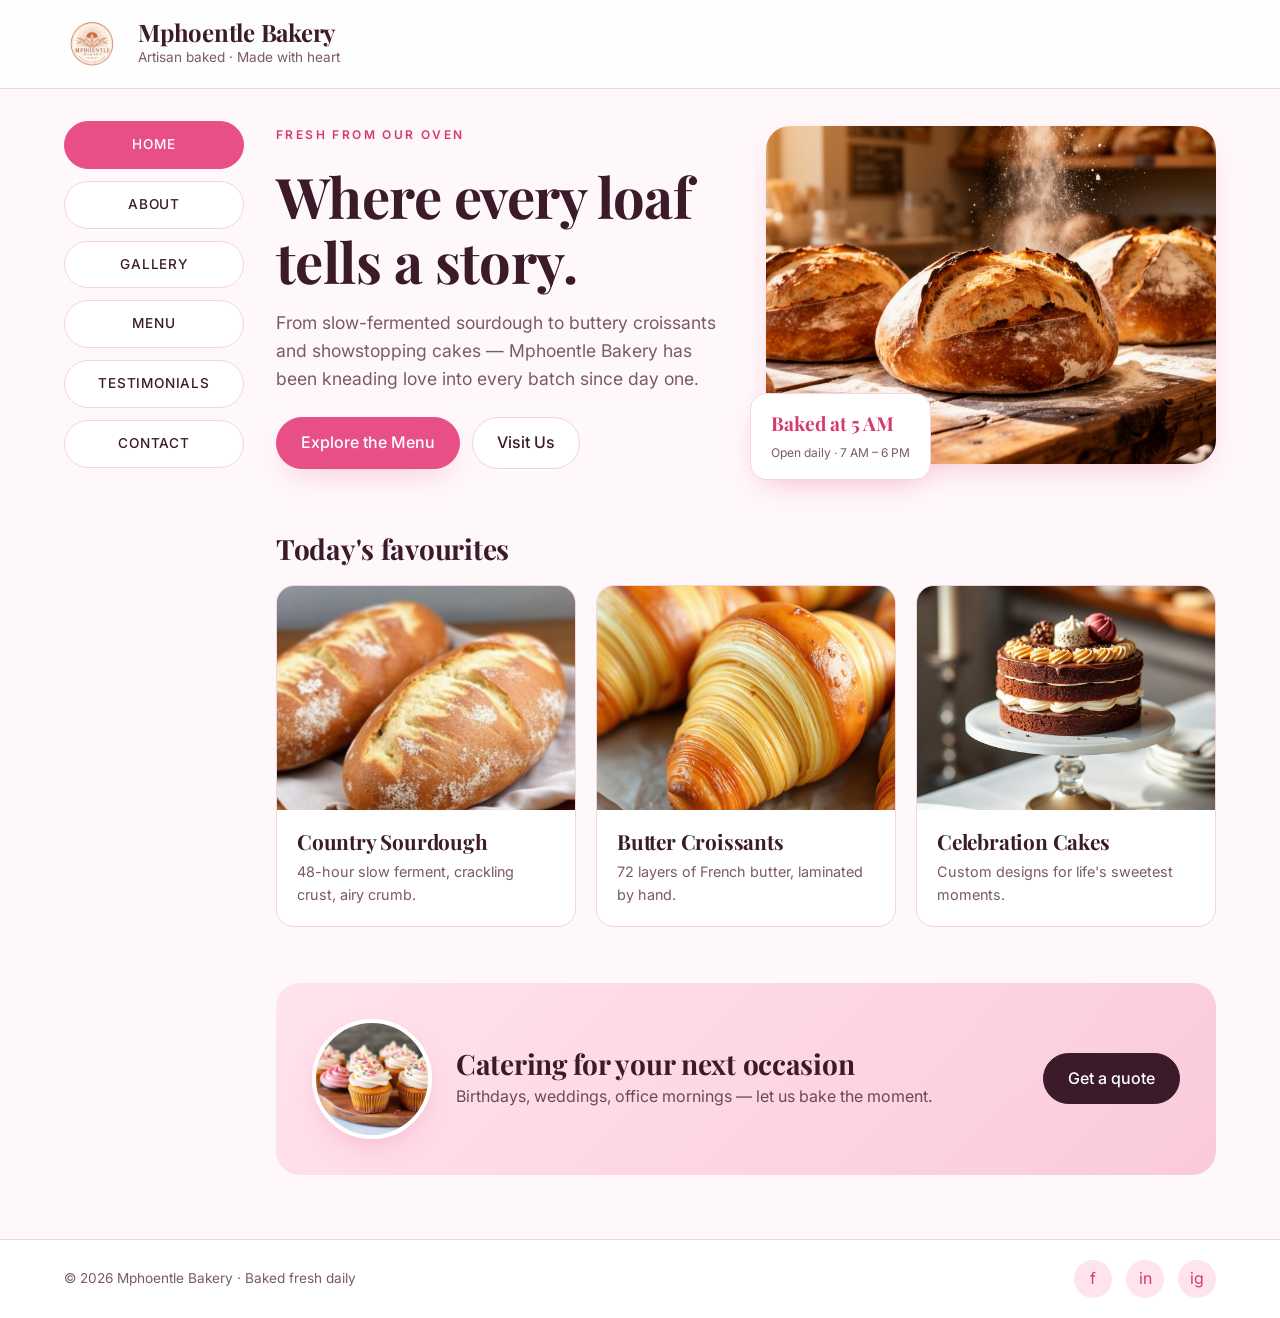
<file: index.html>
<!DOCTYPE html>
<html lang="en">
<head>
<meta charset="UTF-8" />
<meta name="viewport" content="width=device-width, initial-scale=1" />
<title>Mphoentle Bakery — Artisan Baked Daily</title>
<meta name="description" content="Sourdough, pastries, and celebration cakes baked fresh every morning." />
<link rel="icon" href="logo.png" />
<link rel="preconnect" href="https://fonts.googleapis.com" />
<link rel="preconnect" href="https://fonts.gstatic.com" crossorigin />
<link rel="stylesheet" href="https://fonts.googleapis.com/css2?family=Playfair+Display:wght@500;700&family=Inter:wght@400;500;600&display=swap" />
<link rel="stylesheet" href="style.css" />
</head>
<body>
<header class="site-header">
  <div class="header-inner">
    <a href="index.html"><img class="header-logo" src="logo.png" alt="Mphoentle Bakery logo" /></a>
    <div>
      <h1 class="header-title">Mphoentle Bakery</h1>
      <p class="header-tagline">Artisan baked · Made with heart</p>
    </div>
    <button class="mobile-toggle" aria-label="Toggle menu">Menu</button>
  </div>
</header>
<div class="layout">
  <aside class="sidebar">
    <a href="index.html">Home</a>
    <a href="about.html">About</a>
    <a href="gallery.html">Gallery</a>
    <a href="menu.html">Menu</a>
    <a href="testimonials.html">Testimonials</a>
    <a href="contact.html">Contact</a>
  </aside>
  <main class="main">
<section class="hero">
      <div>
        <span class="eyebrow">Fresh from our oven</span>
        <h2>Where every loaf tells a story.</h2>
        <p>From slow-fermented sourdough to buttery croissants and showstopping cakes — Mphoentle Bakery has been kneading love into every batch since day one.</p>
        <div class="btn-row">
          <a href="menu.html" class="btn btn-primary">Explore the Menu</a>
          <a href="contact.html" class="btn">Visit Us</a>
        </div>
      </div>
      <div class="hero-img-wrap">
        <img class="hero-img" src="hero.jpg" alt="Fresh sourdough loaves" />
        <div class="hero-badge"><strong>Baked at 5 AM</strong><span>Open daily · 7 AM – 6 PM</span></div>
      </div>
    </section>
    <section class="section">
      <h3 style="font-size:1.75rem;margin-bottom:20px;">Today's favourites</h3>
      <div class="grid-3">
        <article class="card"><img src="bread.jpg" loading="lazy" alt="Sourdough" /><div class="card-body"><h4 class="card-title">Country Sourdough</h4><p class="card-text">48-hour slow ferment, crackling crust, airy crumb.</p></div></article>
        <article class="card"><img src="croissants.jpg" loading="lazy" alt="Croissants" /><div class="card-body"><h4 class="card-title">Butter Croissants</h4><p class="card-text">72 layers of French butter, laminated by hand.</p></div></article>
        <article class="card"><img src="cake.jpg" loading="lazy" alt="Cake" /><div class="card-body"><h4 class="card-title">Celebration Cakes</h4><p class="card-text">Custom designs for life's sweetest moments.</p></div></article>
      </div>
    </section>
    <section class="cta-strip">
      <img src="cupcakes.jpg" loading="lazy" alt="Cupcakes" />
      <div class="cta-strip-text"><h3>Catering for your next occasion</h3><p>Birthdays, weddings, office mornings — let us bake the moment.</p></div>
      <a href="contact.html" class="btn btn-dark">Get a quote</a>
    </section>
  </main>
</div>
<footer class="site-footer">
  <div class="footer-inner">
    <p>© 2026 Mphoentle Bakery · Baked fresh daily</p>
    <div class="social-row">
      <a href="#" aria-label="Facebook">f</a>
      <a href="#" aria-label="LinkedIn">in</a>
      <a href="#" aria-label="Instagram">ig</a>
    </div>
  </div>
</footer>
<script src="script.js"></script>
</body>
</html>
</file>
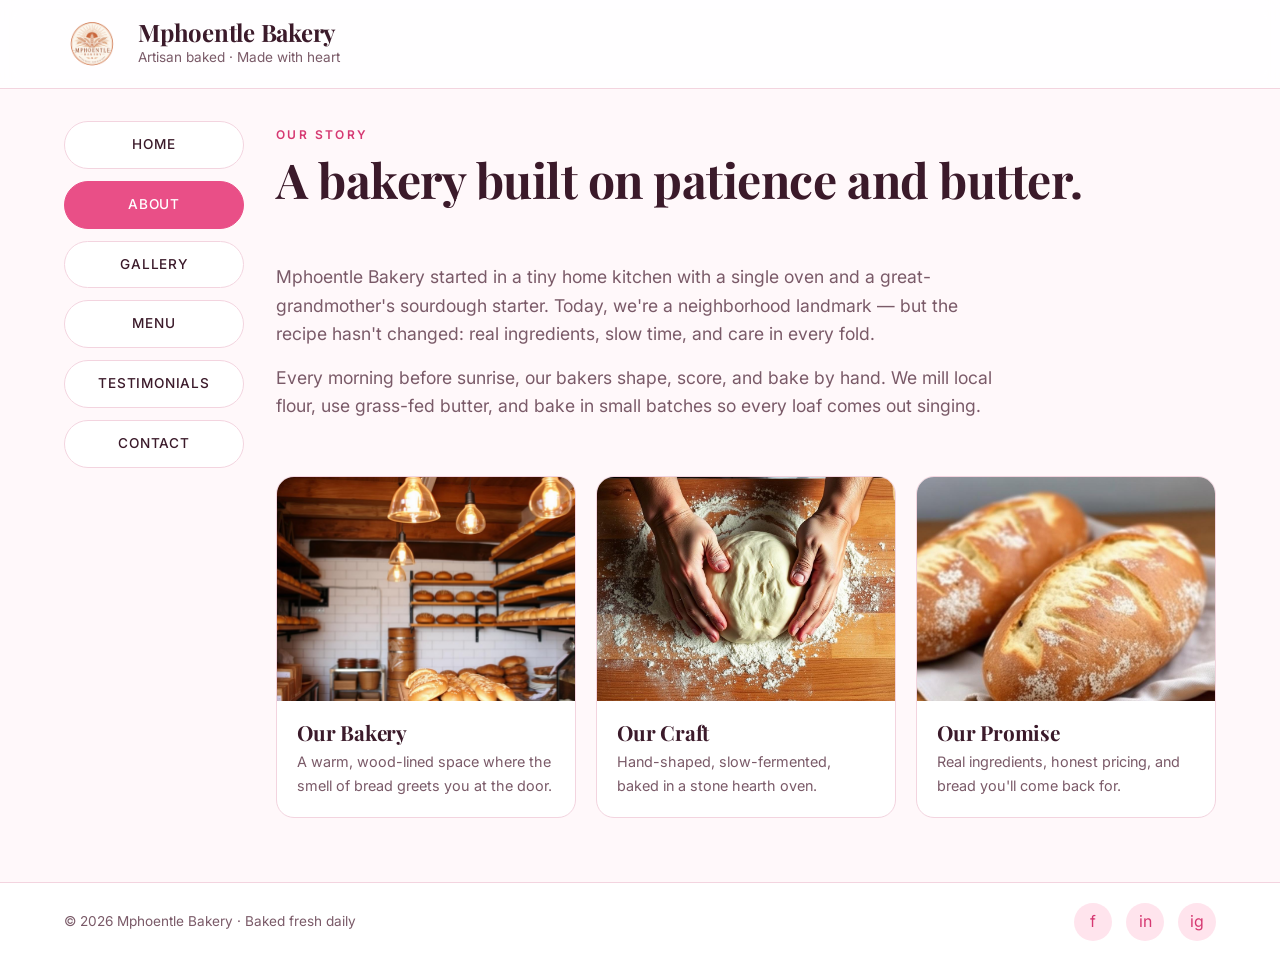
<file: about.html>
<!DOCTYPE html>
<html lang="en">
<head>
<meta charset="UTF-8" />
<meta name="viewport" content="width=device-width, initial-scale=1" />
<title>About — Mphoentle Bakery</title>
<meta name="description" content="Our story: a family-run bakery rooted in tradition, craft, and community." />
<link rel="icon" href="logo.png" />
<link rel="preconnect" href="https://fonts.googleapis.com" />
<link rel="preconnect" href="https://fonts.gstatic.com" crossorigin />
<link rel="stylesheet" href="https://fonts.googleapis.com/css2?family=Playfair+Display:wght@500;700&family=Inter:wght@400;500;600&display=swap" />
<link rel="stylesheet" href="style.css" />
</head>
<body>
<header class="site-header">
  <div class="header-inner">
    <a href="index.html"><img class="header-logo" src="logo.png" alt="Mphoentle Bakery logo" /></a>
    <div>
      <h1 class="header-title">Mphoentle Bakery</h1>
      <p class="header-tagline">Artisan baked · Made with heart</p>
    </div>
    <button class="mobile-toggle" aria-label="Toggle menu">Menu</button>
  </div>
</header>
<div class="layout">
  <aside class="sidebar">
    <a href="index.html">Home</a>
    <a href="about.html">About</a>
    <a href="gallery.html">Gallery</a>
    <a href="menu.html">Menu</a>
    <a href="testimonials.html">Testimonials</a>
    <a href="contact.html">Contact</a>
  </aside>
  <main class="main">
<header class="section"><span class="eyebrow">Our Story</span><h2 class="page-title">A bakery built on patience and butter.</h2></header>
    <section class="section" style="max-width:720px;">
      <p style="font-size:1.1rem;color:var(--muted);margin-bottom:16px;">Mphoentle Bakery started in a tiny home kitchen with a single oven and a great-grandmother's sourdough starter. Today, we're a neighborhood landmark — but the recipe hasn't changed: real ingredients, slow time, and care in every fold.</p>
      <p style="font-size:1.1rem;color:var(--muted);">Every morning before sunrise, our bakers shape, score, and bake by hand. We mill local flour, use grass-fed butter, and bake in small batches so every loaf comes out singing.</p>
    </section>
    <section class="grid-3">
      <article class="card"><img src="interior.jpg" loading="lazy" alt="Our bakery" /><div class="card-body"><h4 class="card-title">Our Bakery</h4><p class="card-text">A warm, wood-lined space where the smell of bread greets you at the door.</p></div></article>
      <article class="card"><img src="baker.jpg" loading="lazy" alt="Our craft" /><div class="card-body"><h4 class="card-title">Our Craft</h4><p class="card-text">Hand-shaped, slow-fermented, baked in a stone hearth oven.</p></div></article>
      <article class="card"><img src="bread.jpg" loading="lazy" alt="Our promise" /><div class="card-body"><h4 class="card-title">Our Promise</h4><p class="card-text">Real ingredients, honest pricing, and bread you'll come back for.</p></div></article>
    </section>
  </main>
</div>
<footer class="site-footer">
  <div class="footer-inner">
    <p>© 2026 Mphoentle Bakery · Baked fresh daily</p>
    <div class="social-row">
      <a href="#" aria-label="Facebook">f</a>
      <a href="#" aria-label="LinkedIn">in</a>
      <a href="#" aria-label="Instagram">ig</a>
    </div>
  </div>
</footer>
<script src="script.js"></script>
</body>
</html>
</file>
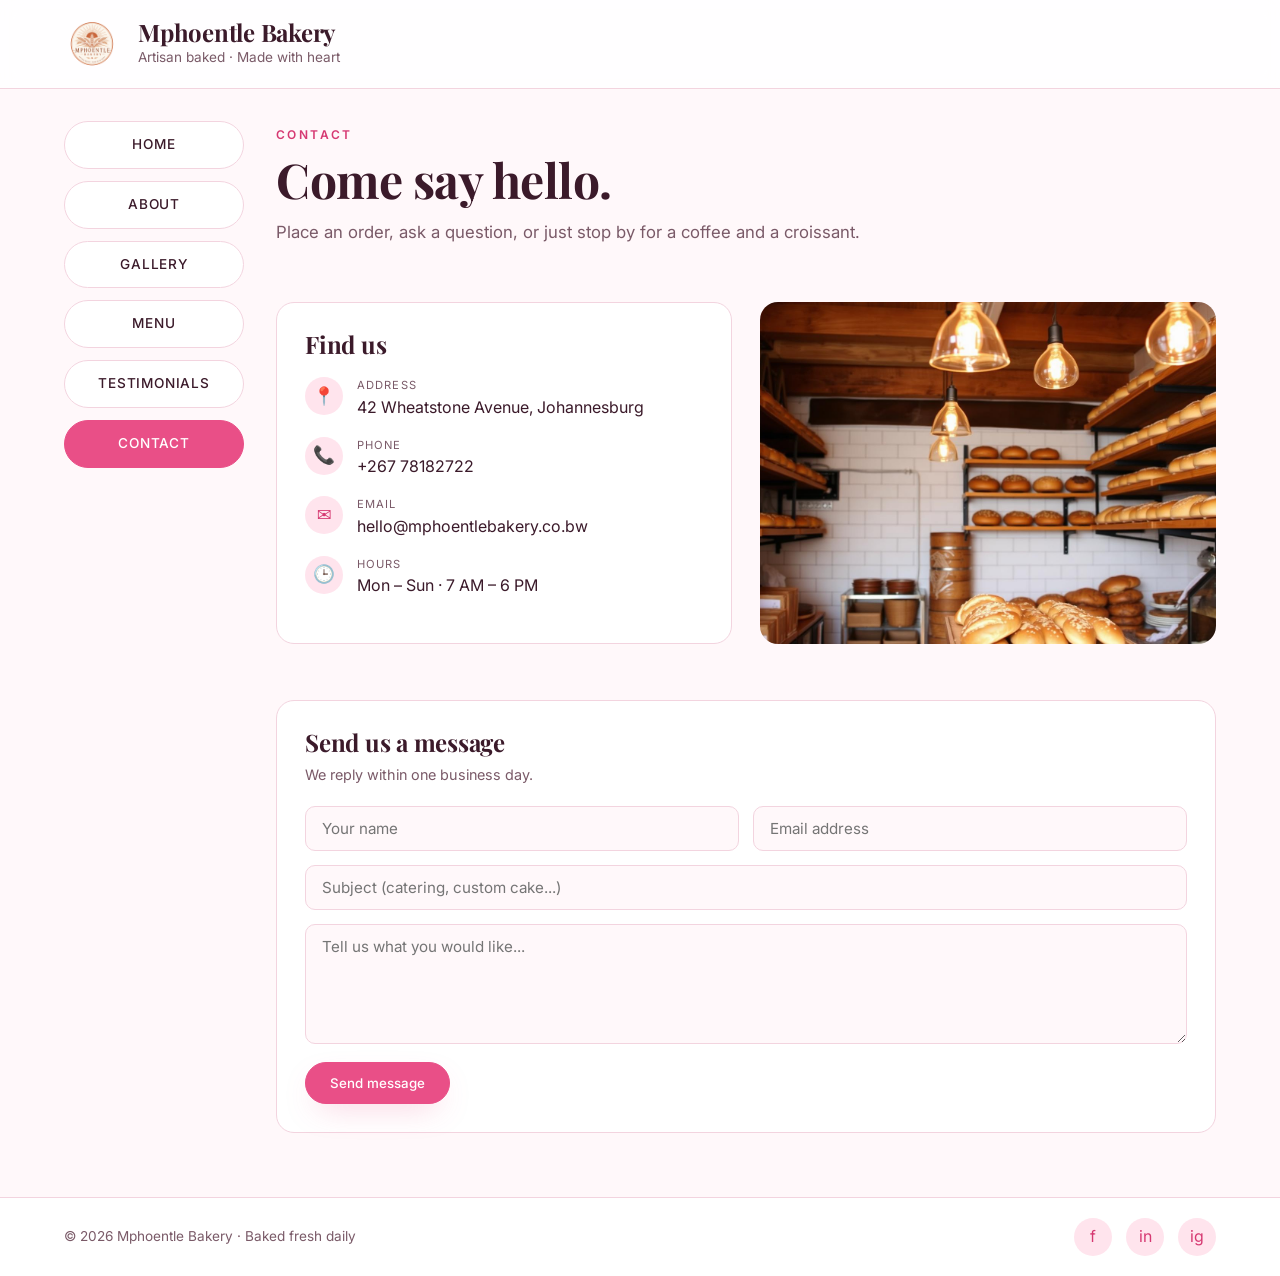
<file: contact.html>
<!DOCTYPE html>
<html lang="en">
<head>
<meta charset="UTF-8" />
<meta name="viewport" content="width=device-width, initial-scale=1" />
<title>Contact — Mphoentle Bakery</title>
<meta name="description" content="Visit, call, or message Mphoentle Bakery." />
<link rel="icon" href="logo.png" />
<link rel="preconnect" href="https://fonts.googleapis.com" />
<link rel="preconnect" href="https://fonts.gstatic.com" crossorigin />
<link rel="stylesheet" href="https://fonts.googleapis.com/css2?family=Playfair+Display:wght@500;700&family=Inter:wght@400;500;600&display=swap" />
<link rel="stylesheet" href="style.css" />
</head>
<body>
<header class="site-header">
  <div class="header-inner">
    <a href="index.html"><img class="header-logo" src="logo.png" alt="Mphoentle Bakery logo" /></a>
    <div>
      <h1 class="header-title">Mphoentle Bakery</h1>
      <p class="header-tagline">Artisan baked · Made with heart</p>
    </div>
    <button class="mobile-toggle" aria-label="Toggle menu">Menu</button>
  </div>
</header>
<div class="layout">
  <aside class="sidebar">
    <a href="index.html">Home</a>
    <a href="about.html">About</a>
    <a href="gallery.html">Gallery</a>
    <a href="menu.html">Menu</a>
    <a href="testimonials.html">Testimonials</a>
    <a href="contact.html">Contact</a>
  </aside>
  <main class="main">
<header class="section"><span class="eyebrow">Contact</span><h2 class="page-title">Come say hello.</h2><p class="page-lead">Place an order, ask a question, or just stop by for a coffee and a croissant.</p></header>
    <section class="grid-2 section">
      <div class="contact-info">
        <h3>Find us</h3>
        <div class="info-row"><div class="info-icon">📍</div><div><div class="info-label">Address</div><div class="info-value">42 Wheatstone Avenue, Johannesburg</div></div></div>
        <div class="info-row"><div class="info-icon">📞</div><div><div class="info-label">Phone</div><div class="info-value">+267 78182722</div></div></div>
        <div class="info-row"><div class="info-icon">✉</div><div><div class="info-label">Email</div><div class="info-value">hello@mphoentlebakery.co.bw</div></div></div>
        <div class="info-row"><div class="info-icon">🕒</div><div><div class="info-label">Hours</div><div class="info-value">Mon – Sun · 7 AM – 6 PM</div></div></div>
      </div>
      <img src="interior.jpg" loading="lazy" alt="Bakery interior" style="border-radius:18px;aspect-ratio:4/3;object-fit:cover;width:100%;" />
    </section>
    <section class="contact-form">
      <h3>Send us a message</h3>
      <p class="form-lead">We reply within one business day.</p>
      <form>
        <div class="form-grid">
          <input required placeholder="Your name" />
          <input required type="email" placeholder="Email address" />
          <input class="full" placeholder="Subject (catering, custom cake...)" />
          <textarea class="full" required placeholder="Tell us what you would like..."></textarea>
        </div>
        <div class="form-bottom">
          <span class="form-success" style="display:none;">Thanks! We will be in touch soon. 🥐</span>
          <button type="submit" class="btn btn-primary">Send message</button>
        </div>
      </form>
    </section>
  </main>
</div>
<footer class="site-footer">
  <div class="footer-inner">
    <p>© 2026 Mphoentle Bakery · Baked fresh daily</p>
    <div class="social-row">
      <a href="#" aria-label="Facebook">f</a>
      <a href="#" aria-label="LinkedIn">in</a>
      <a href="#" aria-label="Instagram">ig</a>
    </div>
  </div>
</footer>
<script src="script.js"></script>
</body>
</html>
</file>
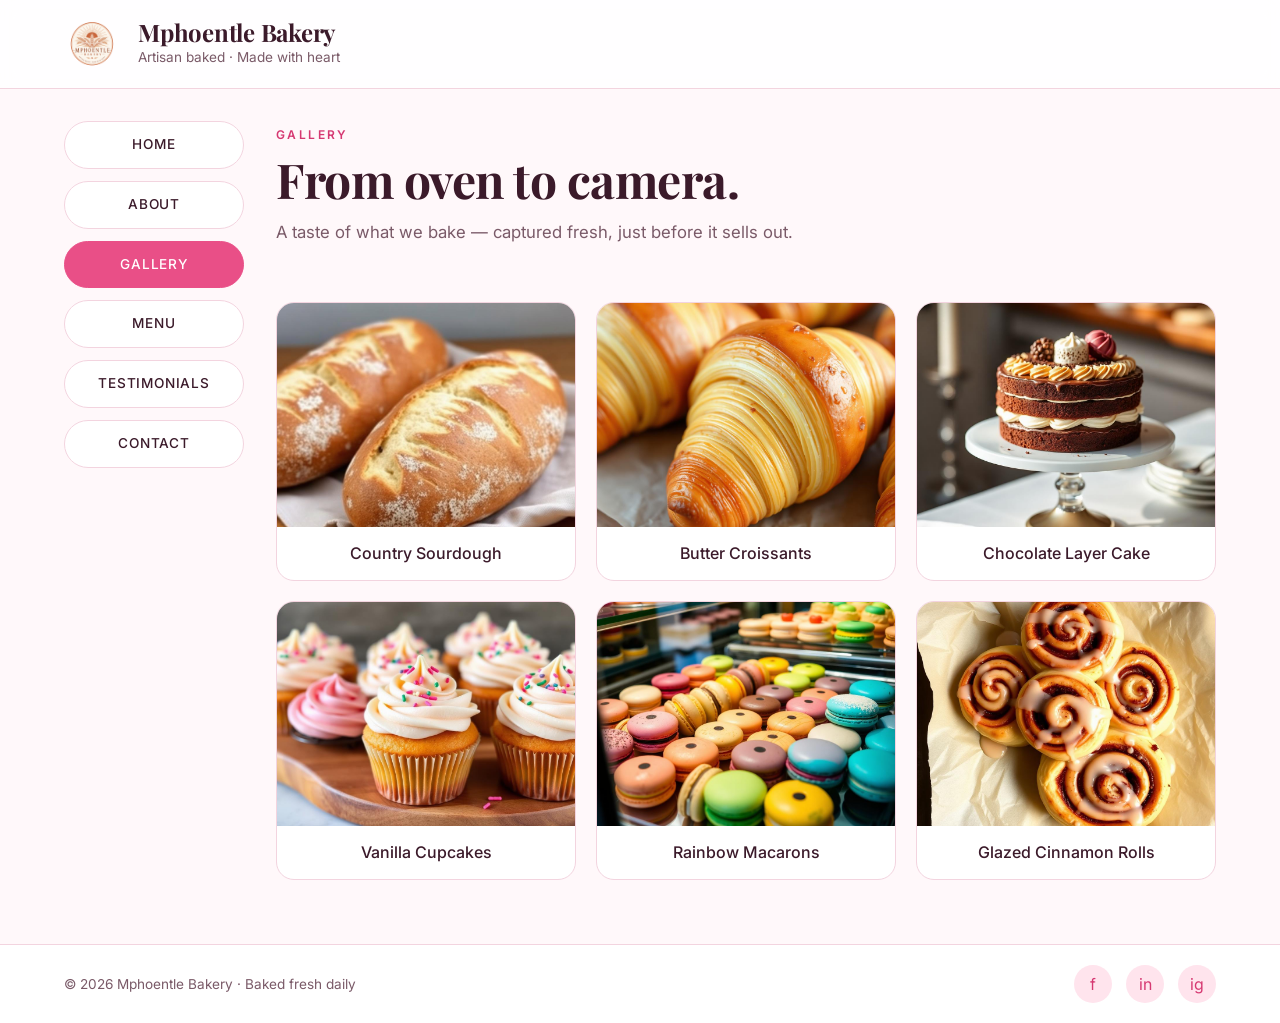
<file: gallery.html>
<!DOCTYPE html>
<html lang="en">
<head>
<meta charset="UTF-8" />
<meta name="viewport" content="width=device-width, initial-scale=1" />
<title>Gallery — Mphoentle Bakery</title>
<meta name="description" content="A look inside our bakery: bread, pastries, cakes, and the craft behind them." />
<link rel="icon" href="logo.png" />
<link rel="preconnect" href="https://fonts.googleapis.com" />
<link rel="preconnect" href="https://fonts.gstatic.com" crossorigin />
<link rel="stylesheet" href="https://fonts.googleapis.com/css2?family=Playfair+Display:wght@500;700&family=Inter:wght@400;500;600&display=swap" />
<link rel="stylesheet" href="style.css" />
</head>
<body>
<header class="site-header">
  <div class="header-inner">
    <a href="index.html"><img class="header-logo" src="logo.png" alt="Mphoentle Bakery logo" /></a>
    <div>
      <h1 class="header-title">Mphoentle Bakery</h1>
      <p class="header-tagline">Artisan baked · Made with heart</p>
    </div>
    <button class="mobile-toggle" aria-label="Toggle menu">Menu</button>
  </div>
</header>
<div class="layout">
  <aside class="sidebar">
    <a href="index.html">Home</a>
    <a href="about.html">About</a>
    <a href="gallery.html">Gallery</a>
    <a href="menu.html">Menu</a>
    <a href="testimonials.html">Testimonials</a>
    <a href="contact.html">Contact</a>
  </aside>
  <main class="main">
<header class="section"><span class="eyebrow">Gallery</span><h2 class="page-title">From oven to camera.</h2><p class="page-lead">A taste of what we bake — captured fresh, just before it sells out.</p></header>
    <section class="gallery-grid">
      <figure class="card"><img src="bread.jpg" loading="lazy" alt="Sourdough" /><figcaption>Country Sourdough</figcaption></figure>
      <figure class="card"><img src="croissants.jpg" loading="lazy" alt="Croissants" /><figcaption>Butter Croissants</figcaption></figure>
      <figure class="card"><img src="cake.jpg" loading="lazy" alt="Cake" /><figcaption>Chocolate Layer Cake</figcaption></figure>
      <figure class="card"><img src="cupcakes.jpg" loading="lazy" alt="Cupcakes" /><figcaption>Vanilla Cupcakes</figcaption></figure>
      <figure class="card"><img src="pastries.jpg" loading="lazy" alt="Macarons" /><figcaption>Rainbow Macarons</figcaption></figure>
      <figure class="card"><img src="cinnamon.jpg" loading="lazy" alt="Cinnamon rolls" /><figcaption>Glazed Cinnamon Rolls</figcaption></figure>
    </section>
  </main>
</div>
<footer class="site-footer">
  <div class="footer-inner">
    <p>© 2026 Mphoentle Bakery · Baked fresh daily</p>
    <div class="social-row">
      <a href="#" aria-label="Facebook">f</a>
      <a href="#" aria-label="LinkedIn">in</a>
      <a href="#" aria-label="Instagram">ig</a>
    </div>
  </div>
</footer>
<script src="script.js"></script>
</body>
</html>
</file>
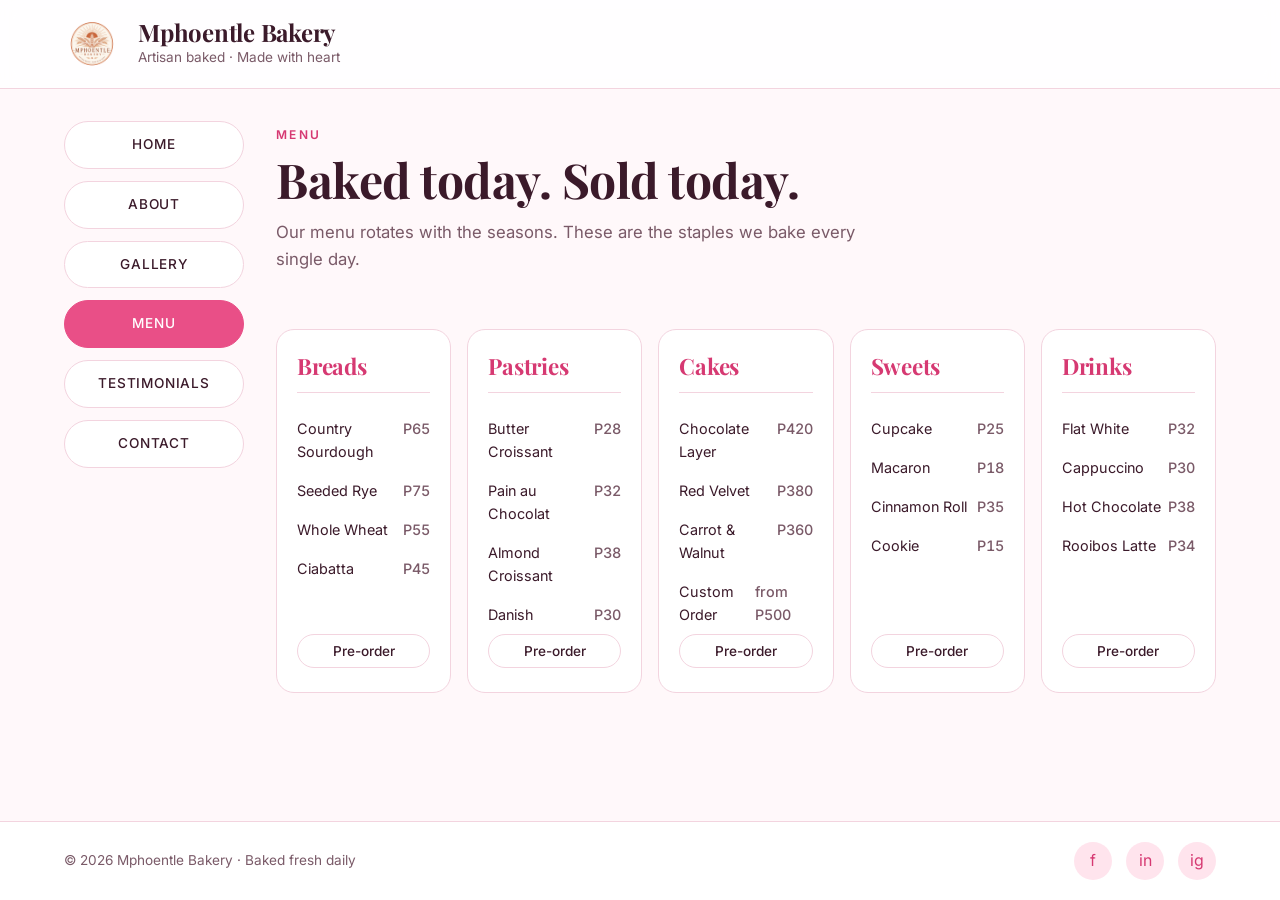
<file: menu.html>
<!DOCTYPE html>
<html lang="en">
<head>
<meta charset="UTF-8" />
<meta name="viewport" content="width=device-width, initial-scale=1" />
<title>Menu — Mphoentle Bakery</title>
<meta name="description" content="Breads, pastries, cakes, drinks, and seasonal specials." />
<link rel="icon" href="logo.png" />
<link rel="preconnect" href="https://fonts.googleapis.com" />
<link rel="preconnect" href="https://fonts.gstatic.com" crossorigin />
<link rel="stylesheet" href="https://fonts.googleapis.com/css2?family=Playfair+Display:wght@500;700&family=Inter:wght@400;500;600&display=swap" />
<link rel="stylesheet" href="style.css" />
</head>
<body>
<header class="site-header">
  <div class="header-inner">
    <a href="index.html"><img class="header-logo" src="logo.png" alt="Mphoentle Bakery logo" /></a>
    <div>
      <h1 class="header-title">Mphoentle Bakery</h1>
      <p class="header-tagline">Artisan baked · Made with heart</p>
    </div>
    <button class="mobile-toggle" aria-label="Toggle menu">Menu</button>
  </div>
</header>
<div class="layout">
  <aside class="sidebar">
    <a href="index.html">Home</a>
    <a href="about.html">About</a>
    <a href="gallery.html">Gallery</a>
    <a href="menu.html">Menu</a>
    <a href="testimonials.html">Testimonials</a>
    <a href="contact.html">Contact</a>
  </aside>
  <main class="main">
<header class="section"><span class="eyebrow">Menu</span><h2 class="page-title">Baked today. Sold today.</h2><p class="page-lead">Our menu rotates with the seasons. These are the staples we bake every single day.</p></header>
    <section class="menu-grid">
      <div class="menu-col"><h3>Breads</h3>
        <div class="menu-item"><span>Country Sourdough</span><span>P65</span></div>
        <div class="menu-item"><span>Seeded Rye</span><span>P75</span></div>
        <div class="menu-item"><span>Whole Wheat</span><span>P55</span></div>
        <div class="menu-item"><span>Ciabatta</span><span>P45</span></div>
        <button class="btn">Pre-order</button></div>
      <div class="menu-col"><h3>Pastries</h3>
        <div class="menu-item"><span>Butter Croissant</span><span>P28</span></div>
        <div class="menu-item"><span>Pain au Chocolat</span><span>P32</span></div>
        <div class="menu-item"><span>Almond Croissant</span><span>P38</span></div>
        <div class="menu-item"><span>Danish</span><span>P30</span></div>
        <button class="btn">Pre-order</button></div>
      <div class="menu-col"><h3>Cakes</h3>
        <div class="menu-item"><span>Chocolate Layer</span><span>P420</span></div>
        <div class="menu-item"><span>Red Velvet</span><span>P380</span></div>
        <div class="menu-item"><span>Carrot & Walnut</span><span>P360</span></div>
        <div class="menu-item"><span>Custom Order</span><span>from P500</span></div>
        <button class="btn">Pre-order</button></div>
      <div class="menu-col"><h3>Sweets</h3>
        <div class="menu-item"><span>Cupcake</span><span>P25</span></div>
        <div class="menu-item"><span>Macaron</span><span>P18</span></div>
        <div class="menu-item"><span>Cinnamon Roll</span><span>P35</span></div>
        <div class="menu-item"><span>Cookie</span><span>P15</span></div>
        <button class="btn">Pre-order</button></div>
      <div class="menu-col"><h3>Drinks</h3>
        <div class="menu-item"><span>Flat White</span><span>P32</span></div>
        <div class="menu-item"><span>Cappuccino</span><span>P30</span></div>
        <div class="menu-item"><span>Hot Chocolate</span><span>P38</span></div>
        <div class="menu-item"><span>Rooibos Latte</span><span>P34</span></div>
        <button class="btn">Pre-order</button></div>
    </section>
  </main>
</div>
<footer class="site-footer">
  <div class="footer-inner">
    <p>© 2026 Mphoentle Bakery · Baked fresh daily</p>
    <div class="social-row">
      <a href="#" aria-label="Facebook">f</a>
      <a href="#" aria-label="LinkedIn">in</a>
      <a href="#" aria-label="Instagram">ig</a>
    </div>
  </div>
</footer>
<script src="script.js"></script>
</body>
</html>
</file>
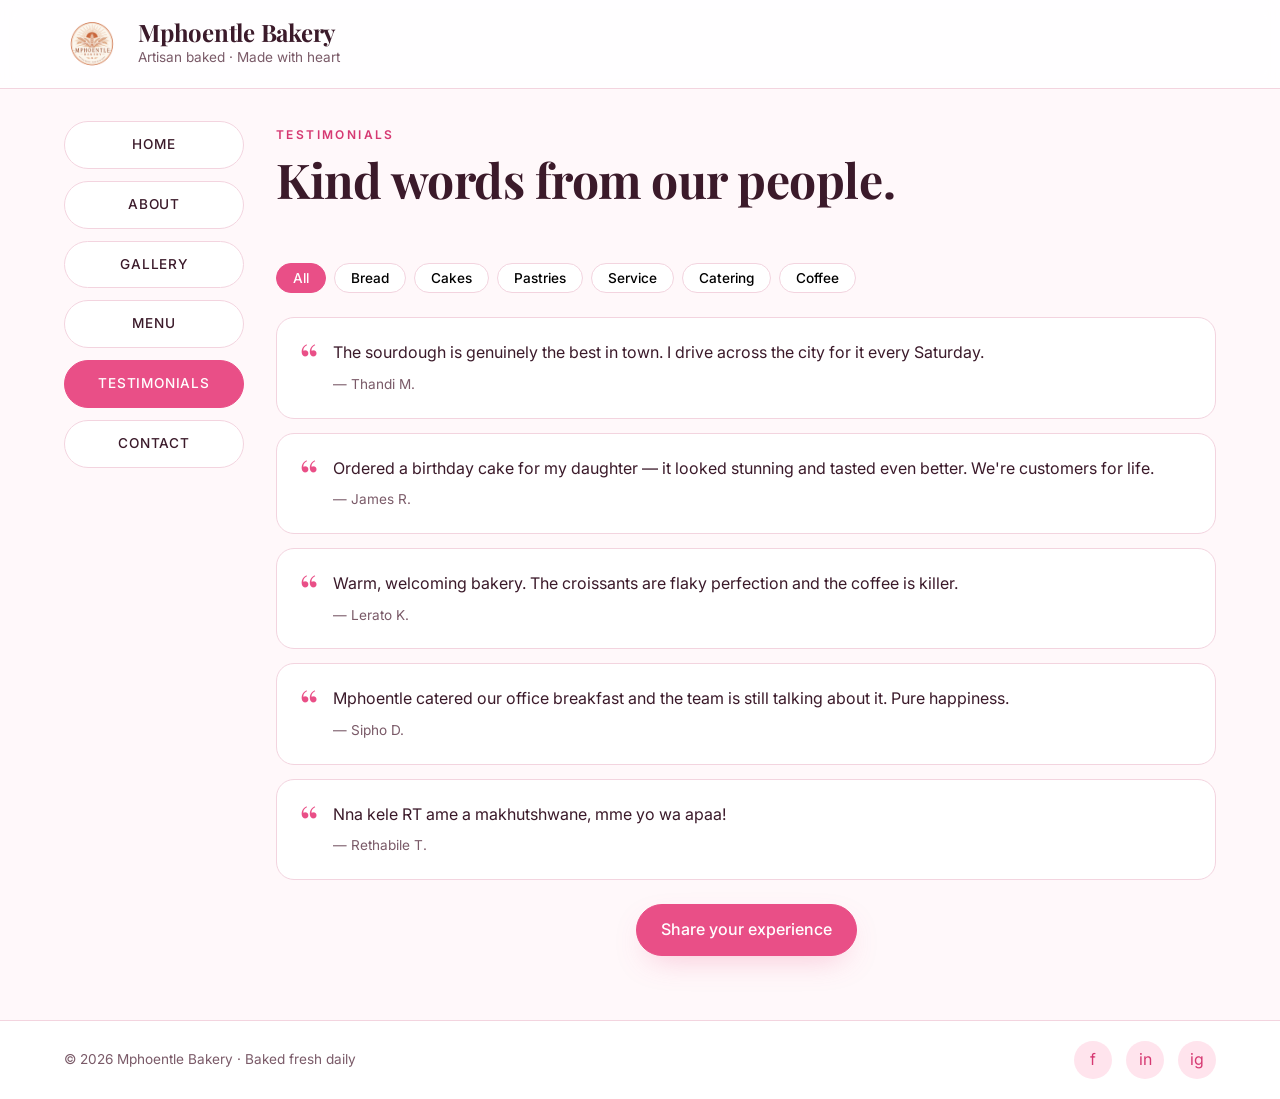
<file: testimonials.html>
<!DOCTYPE html>
<html lang="en">
<head>
<meta charset="UTF-8" />
<meta name="viewport" content="width=device-width, initial-scale=1" />
<title>Testimonials — Mphoentle Bakery</title>
<meta name="description" content="What our customers say about Mphoentle Bakery." />
<link rel="icon" href="logo.png" />
<link rel="preconnect" href="https://fonts.googleapis.com" />
<link rel="preconnect" href="https://fonts.gstatic.com" crossorigin />
<link rel="stylesheet" href="https://fonts.googleapis.com/css2?family=Playfair+Display:wght@500;700&family=Inter:wght@400;500;600&display=swap" />
<link rel="stylesheet" href="style.css" />
</head>
<body>
<header class="site-header">
  <div class="header-inner">
    <a href="index.html"><img class="header-logo" src="logo.png" alt="Mphoentle Bakery logo" /></a>
    <div>
      <h1 class="header-title">Mphoentle Bakery</h1>
      <p class="header-tagline">Artisan baked · Made with heart</p>
    </div>
    <button class="mobile-toggle" aria-label="Toggle menu">Menu</button>
  </div>
</header>
<div class="layout">
  <aside class="sidebar">
    <a href="index.html">Home</a>
    <a href="about.html">About</a>
    <a href="gallery.html">Gallery</a>
    <a href="menu.html">Menu</a>
    <a href="testimonials.html">Testimonials</a>
    <a href="contact.html">Contact</a>
  </aside>
  <main class="main">
<header class="section"><span class="eyebrow">Testimonials</span><h2 class="page-title">Kind words from our people.</h2></header>
    <div class="tag-row">
      <button class="tag active">All</button>
      <button class="tag">Bread</button>
      <button class="tag">Cakes</button>
      <button class="tag">Pastries</button>
      <button class="tag">Service</button>
      <button class="tag">Catering</button>
      <button class="tag">Coffee</button>
    </div>
    <section>
      <div class="testimonial"><div class="quote-mark">&ldquo;</div><div><p>The sourdough is genuinely the best in town. I drive across the city for it every Saturday.</p><div class="author">— Thandi M.</div></div></div>
      <div class="testimonial"><div class="quote-mark">&ldquo;</div><div><p>Ordered a birthday cake for my daughter — it looked stunning and tasted even better. We're customers for life.</p><div class="author">— James R.</div></div></div>
      <div class="testimonial"><div class="quote-mark">&ldquo;</div><div><p>Warm, welcoming bakery. The croissants are flaky perfection and the coffee is killer.</p><div class="author">— Lerato K.</div></div></div>
      <div class="testimonial"><div class="quote-mark">&ldquo;</div><div><p>Mphoentle catered our office breakfast and the team is still talking about it. Pure happiness.</p><div class="author">— Sipho D.</div></div></div>
      <div class="testimonial"><div class="quote-mark">&ldquo;</div><div><p>Nna kele RT ame a makhutshwane, mme yo wa apaa!</p><div class="author">— Rethabile T.</div></div></div>
    </section>
    <div style="text-align:center;margin-top:24px;"><a href="contact.html" class="btn btn-primary">Share your experience</a></div>
  </main>
</div>
<footer class="site-footer">
  <div class="footer-inner">
    <p>© 2026 Mphoentle Bakery · Baked fresh daily</p>
    <div class="social-row">
      <a href="#" aria-label="Facebook">f</a>
      <a href="#" aria-label="LinkedIn">in</a>
      <a href="#" aria-label="Instagram">ig</a>
    </div>
  </div>
</footer>
<script src="script.js"></script>
</body>
</html>
</file>
<file: style.css>
/* Mphoentle Bakery — Pink Theme */
:root {
  --pink-50: #fff5f8;
  --pink-100: #ffe4ed;
  --pink-200: #fbcad9;
  --pink-300: #f59ab8;
  --pink-400: #f06ea0;
  --pink-500: #e94f87;

  --pink-600: #d63972;
  --pink-700: #a82456;
  --ink: #3b1a2a;
  --muted: #7a5a68;
  --border: #f3d4df;
  --card: #ffffff;
  --bg: #fff8fa;
  --shadow: 0 12px 32px -12px rgba(233, 79, 135, 0.35);
  --radius: 14px;
}

* { box-sizing: border-box; margin: 0; padding: 0; }

html { scroll-behavior: smooth; }

body {
  font-family: 'Inter', system-ui, -apple-system, sans-serif;
  background: var(--bg);
  color: var(--ink);
  line-height: 1.6;
  min-height: 100vh;
  display: flex;
  flex-direction: column;
}

h1, h2, h3, h4 {
  font-family: 'Playfair Display', Georgia, serif;
  letter-spacing: -0.01em;
  color: var(--ink);
  line-height: 1.15;
}

a { color: inherit; text-decoration: none; }
img { max-width: 100%; display: block; }
button { font-family: inherit; cursor: pointer; border: none; background: none; }

/* ===== Header ===== */
.site-header {
  background: rgba(255, 255, 255, 0.85);
  backdrop-filter: blur(10px);
  border-bottom: 1px solid var(--border);
  position: sticky;
  top: 0;
  z-index: 50;
}
.header-inner {
  max-width: 1200px;
  margin: 0 auto;
  padding: 16px 24px;
  display: flex;
  align-items: center;
  gap: 18px;
}
.header-logo { width: 56px; height: 56px; border-radius: 50%; object-fit: cover; flex-shrink: 0; }
.header-title { font-size: 1.5rem; }
.header-tagline { font-size: 0.85rem; color: var(--muted); }
.mobile-toggle { display: none; margin-left: auto; padding: 8px 14px; border-radius: 999px; border: 1px solid var(--border); font-weight: 500; }

/* ===== Layout: sidebar + main ===== */
.layout {
  max-width: 1200px;
  width: 100%;
  margin: 0 auto;
  padding: 32px 24px;
  display: flex;
  gap: 32px;
  flex: 1;
}

.sidebar {
  width: 180px;
  flex-shrink: 0;
  display: flex;
  flex-direction: column;
  gap: 12px;
  position: sticky;
  top: 110px;
  align-self: flex-start;
}
.sidebar a {
  padding: 12px 20px;
  border-radius: 999px;
  border: 1px solid var(--border);
  background: var(--card);
  text-align: center;
  font-size: 0.85rem;
  font-weight: 500;
  letter-spacing: 0.06em;
  text-transform: uppercase;
  transition: all 0.2s ease;
}
.sidebar a:hover {
  background: var(--pink-500);
  color: white;
  border-color: var(--pink-500);
  transform: translateY(-2px);
  box-shadow: var(--shadow);
}
.sidebar a.active {
  background: var(--pink-500);
  color: white;
  border-color: var(--pink-500);
}

.main { flex: 1; min-width: 0; }

/* ===== Buttons ===== */
.btn {
  display: inline-block;
  padding: 12px 24px;
  border-radius: 999px;
  font-weight: 500;
  transition: all 0.2s ease;
  cursor: pointer;
  border: 1px solid var(--border);
  background: var(--card);
  color: var(--ink);
}
.btn:hover { background: var(--pink-100); }
.btn-primary {
  background: var(--pink-500);
  color: white;
  border-color: var(--pink-500);
  box-shadow: var(--shadow);
}
.btn-primary:hover { background: var(--pink-600); border-color: var(--pink-600); }
.btn-dark { background: var(--ink); color: white; border-color: var(--ink); }

/* ===== Common ===== */
.eyebrow {
  display: inline-block;
  font-size: 0.75rem;
  letter-spacing: 0.2em;
  text-transform: uppercase;
  color: var(--pink-600);
  font-weight: 600;
  margin-bottom: 8px;
}
.page-title { font-size: 3rem; margin-bottom: 12px; }
.page-lead { color: var(--muted); max-width: 600px; font-size: 1.05rem; }

.section { margin-bottom: 56px; }
.card {
  background: var(--card);
  border: 1px solid var(--border);
  border-radius: 18px;
  overflow: hidden;
  transition: all 0.3s ease;
}
.card:hover { box-shadow: var(--shadow); transform: translateY(-2px); }
.card img { aspect-ratio: 4/3; object-fit: cover; width: 100%; transition: transform 0.5s; }
.card:hover img { transform: scale(1.05); }
.card-body { padding: 20px; }
.card-title { font-size: 1.3rem; margin-bottom: 6px; }
.card-text { color: var(--muted); font-size: 0.9rem; }

.grid-3 { display: grid; grid-template-columns: repeat(3, 1fr); gap: 20px; }
.grid-2 { display: grid; grid-template-columns: repeat(2, 1fr); gap: 28px; align-items: center; }

/* ===== Hero (home) ===== */
.hero { display: grid; grid-template-columns: 1fr 1fr; gap: 40px; align-items: center; margin-bottom: 64px; }
.hero h2 { font-size: 3.5rem; margin: 12px 0 16px; }
.hero p { font-size: 1.1rem; color: var(--muted); margin-bottom: 24px; max-width: 440px; }
.hero-img-wrap { position: relative; }
.hero-img { border-radius: 24px; aspect-ratio: 4/3; object-fit: cover; box-shadow: var(--shadow); width: 100%; }
.hero-badge {
  position: absolute;
  bottom: -16px;
  left: -16px;
  background: var(--card);
  padding: 14px 20px;
  border-radius: 16px;
  border: 1px solid var(--border);
  box-shadow: var(--shadow);
}
.hero-badge strong { font-family: 'Playfair Display', serif; color: var(--pink-600); font-size: 1.2rem; display: block; }
.hero-badge span { font-size: 0.75rem; color: var(--muted); }
.btn-row { display: flex; gap: 12px; flex-wrap: wrap; }

/* ===== CTA strip ===== */
.cta-strip {
  background: linear-gradient(135deg, var(--pink-100), var(--pink-200));
  border-radius: 24px;
  padding: 36px;
  display: flex;
  align-items: center;
  gap: 24px;
  flex-wrap: wrap;
}
.cta-strip img { width: 120px; height: 120px; border-radius: 50%; object-fit: cover; border: 4px solid white; box-shadow: var(--shadow); }
.cta-strip-text { flex: 1; min-width: 220px; }
.cta-strip-text h3 { font-size: 1.75rem; margin-bottom: 4px; }
.cta-strip-text p { color: var(--ink); opacity: 0.75; }

/* ===== Menu page ===== */
.menu-grid { display: grid; grid-template-columns: repeat(5, 1fr); gap: 16px; }
.menu-col {
  background: var(--card);
  border: 1px solid var(--border);
  border-radius: 18px;
  padding: 24px 20px;
  display: flex;
  flex-direction: column;
}
.menu-col h3 {
  font-size: 1.4rem;
  color: var(--pink-600);
  padding-bottom: 12px;
  border-bottom: 1px solid var(--border);
  margin-bottom: 16px;
}
.menu-item { display: flex; justify-content: space-between; padding: 8px 0; font-size: 0.9rem; }
.menu-item span:last-child { color: var(--muted); font-weight: 500; font-variant-numeric: tabular-nums; }
.menu-col .btn { margin-top: auto; padding: 8px 16px; font-size: 0.85rem; }

/* ===== Testimonials ===== */
.tag-row { display: flex; flex-wrap: wrap; gap: 8px; margin-bottom: 24px; }
.tag {
  padding: 6px 16px;
  border-radius: 999px;
  border: 1px solid var(--border);
  background: var(--card);
  font-size: 0.85rem;
  font-weight: 500;
  transition: all 0.2s;
}
.tag:hover { background: var(--pink-100); }
.tag.active { background: var(--pink-500); color: white; border-color: var(--pink-500); }
.testimonial {
  background: var(--card);
  border: 1px solid var(--border);
  border-radius: 18px;
  padding: 22px;
  margin-bottom: 14px;
  display: flex;
  gap: 14px;
}
.testimonial .quote-mark {
  font-family: 'Playfair Display', serif;
  font-size: 3rem;
  line-height: 0.8;
  color: var(--pink-500);
  flex-shrink: 0;
}
.testimonial p { color: var(--ink); }
.testimonial .author { font-size: 0.85rem; color: var(--muted); margin-top: 8px; }

/* ===== Contact ===== */
.contact-info {
  background: var(--card);
  border: 1px solid var(--border);
  border-radius: 18px;
  padding: 28px;
}
.contact-info h3 { font-size: 1.5rem; margin-bottom: 18px; }
.info-row { display: flex; gap: 14px; margin-bottom: 16px; }
.info-icon {
  width: 38px; height: 38px;
  border-radius: 50%;
  background: var(--pink-100);
  color: var(--pink-600);
  display: flex; align-items: center; justify-content: center;
  flex-shrink: 0;
  font-size: 1.1rem;
}
.info-label { font-size: 0.7rem; text-transform: uppercase; letter-spacing: 0.1em; color: var(--muted); }
.info-value { color: var(--ink); }

.contact-form {
  background: var(--card);
  border: 1px solid var(--border);
  border-radius: 18px;
  padding: 28px;
}
.contact-form h3 { font-size: 1.5rem; margin-bottom: 6px; }
.contact-form .form-lead { color: var(--muted); font-size: 0.9rem; margin-bottom: 20px; }
.form-grid { display: grid; grid-template-columns: 1fr 1fr; gap: 14px; }
.form-grid input, .form-grid textarea {
  padding: 12px 16px;
  border-radius: 10px;
  border: 1px solid var(--border);
  background: var(--bg);
  font-family: inherit;
  font-size: 0.95rem;
  color: var(--ink);
  outline: none;
  transition: border-color 0.2s;
}
.form-grid input:focus, .form-grid textarea:focus { border-color: var(--pink-500); }
.form-grid .full { grid-column: 1 / -1; }
.form-grid textarea { resize: vertical; min-height: 120px; }
.form-bottom { display: flex; justify-content: space-between; align-items: center; gap: 16px; margin-top: 18px; flex-wrap: wrap; }
.form-success { color: var(--pink-600); font-weight: 500; }

/* ===== Gallery ===== */
.gallery-grid { display: grid; grid-template-columns: repeat(3, 1fr); gap: 20px; }
.gallery-grid figure { text-align: center; }
.gallery-grid figcaption { padding: 14px; font-weight: 500; }

/* ===== Footer ===== */
.site-footer {
  border-top: 1px solid var(--border);
  background: var(--card);
  margin-top: 32px;
}
.footer-inner {
  max-width: 1200px;
  margin: 0 auto;
  padding: 20px 24px;
  display: flex;
  justify-content: space-between;
  align-items: center;
  flex-wrap: wrap;
  gap: 16px;
}
.footer-inner p { font-size: 0.85rem; color: var(--muted); }
.social-row { display: flex; gap: 14px; }
.social-row a {
  width: 38px; height: 38px;
  display: flex; align-items: center; justify-content: center;
  border-radius: 50%;
  background: var(--pink-100);
  color: var(--pink-600);
  transition: all 0.2s;
}
.social-row a:hover { background: var(--pink-500); color: white; transform: translateY(-2px); }

/* ===== Responsive ===== */
@media (max-width: 900px) {
  .hero, .grid-2 { grid-template-columns: 1fr; }
  .hero h2, .page-title { font-size: 2.25rem; }
  .grid-3, .gallery-grid { grid-template-columns: repeat(2, 1fr); }
  .menu-grid { grid-template-columns: repeat(2, 1fr); }
  .mobile-toggle { display: block; }
  .sidebar {
    position: fixed;
    top: 0; left: 0; bottom: 0;
    width: 240px;
    background: var(--card);
    padding: 80px 20px 20px;
    transform: translateX(-100%);
    transition: transform 0.3s;
    z-index: 40;
    box-shadow: var(--shadow);
  }
  .sidebar.open { transform: translateX(0); }
  .layout { padding: 20px 16px; }
}
@media (max-width: 600px) {
  .grid-3, .gallery-grid, .menu-grid, .form-grid { grid-template-columns: 1fr; }
  .hero h2 { font-size: 2rem; }
  .header-tagline { display: none; }
}
</file>
